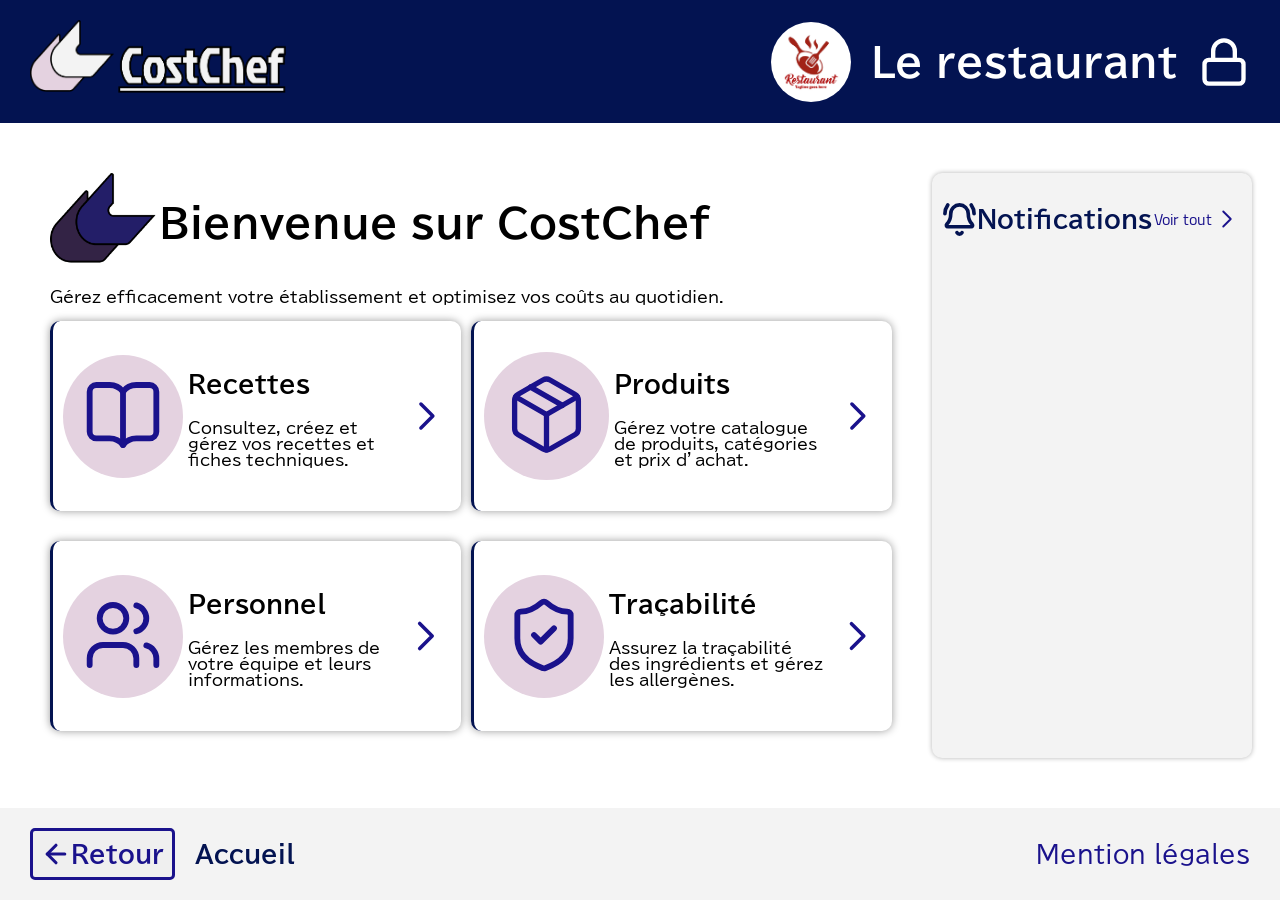
<file: index.html>
<!DOCTYPE html>
<html lang="fr">

<head>
    <meta charset="UTF-8">
    <link rel="icon" type="images/png" href="images/logo noir.png" />
    <meta name="viewport" content="width=device-width, initial-scale=1.0">
    <link rel="stylesheet" href="css/var.css">
    <link rel="stylesheet" href="css/style.css">
    <link rel="stylesheet" href="css/accueil.css">
    <link rel="stylesheet" href="css/mediaQueryPc2.css" media="only screen and (max-width:1430px)">
     <link rel="stylesheet" href="css/mediaQueryTablet.css" media="only screen and (max-width:1230px)">
    <link rel="stylesheet" href="css/mediaQueryTabletMini.css" media="only screen and (max-width:900px)">
    <link rel="stylesheet" href="css/mediaQuerymobile.css" media="only screen and (max-width:820px)">
    <link rel="stylesheet" href="css/mediaQuerymobileMini.css" media="only screen and (max-width:420px)">
    <title>CostChef</title>
</head>

<body>
    <header>
        <a class="logoCostChef" href="#"><img class="logoCostChef" src="images/logo blanc 2.png" alt="Logo CostChef"></a>
        <img class="logoResto" src="images/fast-food-restaurant-logo,-restaurant-logo-design-template-33255790cb8e1186b28609dd9afd4ee6_screen.jpg" alt="Logo restaurant">
        <h2>Le restaurant</h2>
        <svg xmlns="http://www.w3.org/2000/svg" width="52" height="52" viewBox="0 0 24 24" fill="none" stroke="#ffffff" stroke-width="2" stroke-linecap="round" stroke-linejoin="round" class="lucide lucide-lock-icon lucide-lock"><rect width="18" height="11" x="3" y="11" rx="2" ry="2"/><path d="M7 11V7a5 5 0 0 1 10 0v4"/></svg>
        <!-- <svg xmlns="http://www.w3.org/2000/svg" width="52" height="52" viewBox="0 0 24 24" fill="none" stroke="#ffffff" stroke-width="2" stroke-linecap="round" stroke-linejoin="round" class="lucide lucide-lock-open-icon lucide-lock-open"><rect width="18" height="11" x="3" y="11" rx="2" ry="2"/><path d="M7 11V7a5 5 0 0 1 9.9-1"/></svg> -->
    </header>
    <main id="pageAccueil">
        <section>
            <div id="titre">
                <img src="images/logo noir.png" alt="">
                <h2>Bienvenue sur CostChef</h2>
            </div>
            <p>Gérez efficacement votre établissement et optimisez vos coûts au quotidien.</p>
            <article>
                <a class="card" href="html/recette.html">
                    <div><svg xmlns="http://www.w3.org/2000/svg" width="80" height="80" viewBox="0 0 24 24" fill="none" stroke="#1A128C" stroke-width="1.75" stroke-linecap="round" stroke-linejoin="round" class="lucide lucide-book-open-icon lucide-book-open"><path d="M12 5v16"/><path d="M20.001 19A2 2 0 0022 17V5a2 2 0 00-1.999-2L16 3.002A5 5 0 0012 5a5 5 0 00-4-2H4a2 2 0 00-2 2v12a2 2 0 001.999 2H8a5 5 0 014 2 5 5 0 014-2z"/></svg></div>
                    <div>
                        <h3>Recettes</h3>
                        <p>Consultez, créez et gérez vos recettes et fiches techniques.</p>
                    </div>
                    <svg xmlns="http://www.w3.org/2000/svg" width="120" height="120" viewBox="0 0 24 24" fill="none" stroke="#1A128C" stroke-width="1.75" stroke-linecap="round" stroke-linejoin="round" class="lucide lucide-chevron-right-icon lucide-chevron-right"><path d="m9 18 6-6-6-6"/></svg>                
                </a>
                <a class="card" href="html/produits.html">
                    <div><svg xmlns="http://www.w3.org/2000/svg" width="85" height="85" viewBox="0 0 24 24" fill="none" stroke="#1A128C" stroke-width="1.5" stroke-linecap="round" stroke-linejoin="round" class="lucide lucide-package-icon lucide-package"><path d="M11 21.73a2 2 0 0 0 2 0l7-4A2 2 0 0 0 21 16V8a2 2 0 0 0-1-1.73l-7-4a2 2 0 0 0-2 0l-7 4A2 2 0 0 0 3 8v8a2 2 0 0 0 1 1.73z"/><path d="M12 22V12"/><polyline points="3.29 7 12 12 20.71 7"/><path d="m7.5 4.27 9 5.15"/></svg></div>                 
                    <div>
                        <h3>Produits</h3>
                        <p>Gérez votre catalogue de produits, catégories et prix d’achat.</p>
                    </div>
                    <svg xmlns="http://www.w3.org/2000/svg" width="120" height="120" viewBox="0 0 24 24" fill="none" stroke="#1A128C" stroke-width="1.75" stroke-linecap="round" stroke-linejoin="round" class="lucide lucide-chevron-right-icon lucide-chevron-right"><path d="m9 18 6-6-6-6"/></svg>                
                </a>
                <a class="card" href="#">
                    <div><svg xmlns="http://www.w3.org/2000/svg" width="80" height="80" viewBox="0 0 24 24" fill="none" stroke="#1A128C" stroke-width="1.75" stroke-linecap="round" stroke-linejoin="round" class="lucide lucide-users-icon lucide-users"><path d="M16 21v-2a4 4 0 0 0-4-4H6a4 4 0 0 0-4 4v2"/><path d="M16 3.128a4 4 0 0 1 0 7.744"/><path d="M22 21v-2a4 4 0 0 0-3-3.87"/><circle cx="9" cy="7" r="4"/></svg></div>
                    <div>
                        <h3>Personnel</h3>
                        <p>Gérez les membres de votre équipe et leurs informations.</p>
                    </div>
                    <svg xmlns="http://www.w3.org/2000/svg" width="120" height="120" viewBox="0 0 24 24" fill="none" stroke="#1A128C" stroke-width="1.75" stroke-linecap="round" stroke-linejoin="round" class="lucide lucide-chevron-right-icon lucide-chevron-right"><path d="m9 18 6-6-6-6"/></svg>                
                </a> 
                <a class="card" href="#">
                    <div><svg xmlns="http://www.w3.org/2000/svg" width="80" height="80" viewBox="0 0 24 24" fill="none" stroke="#1A128C" stroke-width="1.75" stroke-linecap="round" stroke-linejoin="round" class="lucide lucide-shield-check-icon lucide-shield-check"><path d="M20 13c0 5-3.5 7.5-7.66 8.95a1 1 0 0 1-.67-.01C7.5 20.5 4 18 4 13V6a1 1 0 0 1 1-1c2 0 4.5-1.2 6.24-2.72a1.17 1.17 0 0 1 1.52 0C14.51 3.81 17 5 19 5a1 1 0 0 1 1 1z"/><path d="m9 12 2 2 4-4"/></svg></div>
                    <div>
                        <h3>Traçabilité</h3>
                        <p>Assurez la traçabilité des ingrédients et gérez les allergènes.</p>
                    </div>
                    <svg xmlns="http://www.w3.org/2000/svg" width="120" height="120" viewBox="0 0 24 24" fill="none" stroke="#1A128C" stroke-width="1.75" stroke-linecap="round" stroke-linejoin="round" class="lucide lucide-chevron-right-icon lucide-chevron-right"><path d="m9 18 6-6-6-6"/></svg>                
                </a>           
            </article>
        </section>
        <aside>
            <div><div>
                <svg xmlns="http://www.w3.org/2000/svg" width="35" height="35" viewBox="0 0 24 24" fill="none" stroke="#031351" stroke-width="2.5" stroke-linecap="round" stroke-linejoin="round" class="lucide lucide-bell-ring-icon lucide-bell-ring"><path d="M10.268 21a2 2 0 0 0 3.464 0"/><path d="M22 8c0-2.3-.8-4.3-2-6"/><path d="M3.262 15.326A1 1 0 0 0 4 17h16a1 1 0 0 0 .74-1.673C19.41 13.956 18 12.499 18 8A6 6 0 0 0 6 8c0 4.499-1.411 5.956-2.738 7.326"/><path d="M4 2C2.8 3.7 2 5.7 2 8"/></svg>
                <h3>Notifications</h3>
            </div><div>
                <a class="aMini" href="#">Voir tout</a>
                <svg xmlns="http://www.w3.org/2000/svg" width="30" height="30" viewBox="0 0 24 24" fill="none" stroke="#1A128C" stroke-width="1.5" stroke-linecap="round" stroke-linejoin="round" class="lucide lucide-chevron-right-icon lucide-chevron-right"><path d="m9 18 6-6-6-6"/></svg>                
            </div>
            </div>
            <div>
                <svg></svg>
                <div>
                    <h3></h3>
                    <p></p>
                    <p class="txtMini"></p>
                </div>
            </div>
        </aside>
    </main>
    <footer>
        <div id="ariane"><button onclick="window.history.back()" class="secondaryButton">
                <svg xmlns="http://www.w3.org/2000/svg" width="30" height="30" viewBox="0 0 24 24" fill="none" stroke="var(--cButton)" stroke-width="2.5" stroke-linecap="round" stroke-linejoin="round" class="lucide lucide-arrow-left-icon lucide-arrow-left"><path d="m12 19-7-7 7-7"/><path d="M19 12H5"/></svg>
                <h3>Retour</h3>
            </button>
            <div><a class="buttonOff" href="#">Accueil</a></div>
        </div>
        <div id="cgu"><a href="#">Mention légales</a></div>
    </footer>
</body>
</html>
</file>
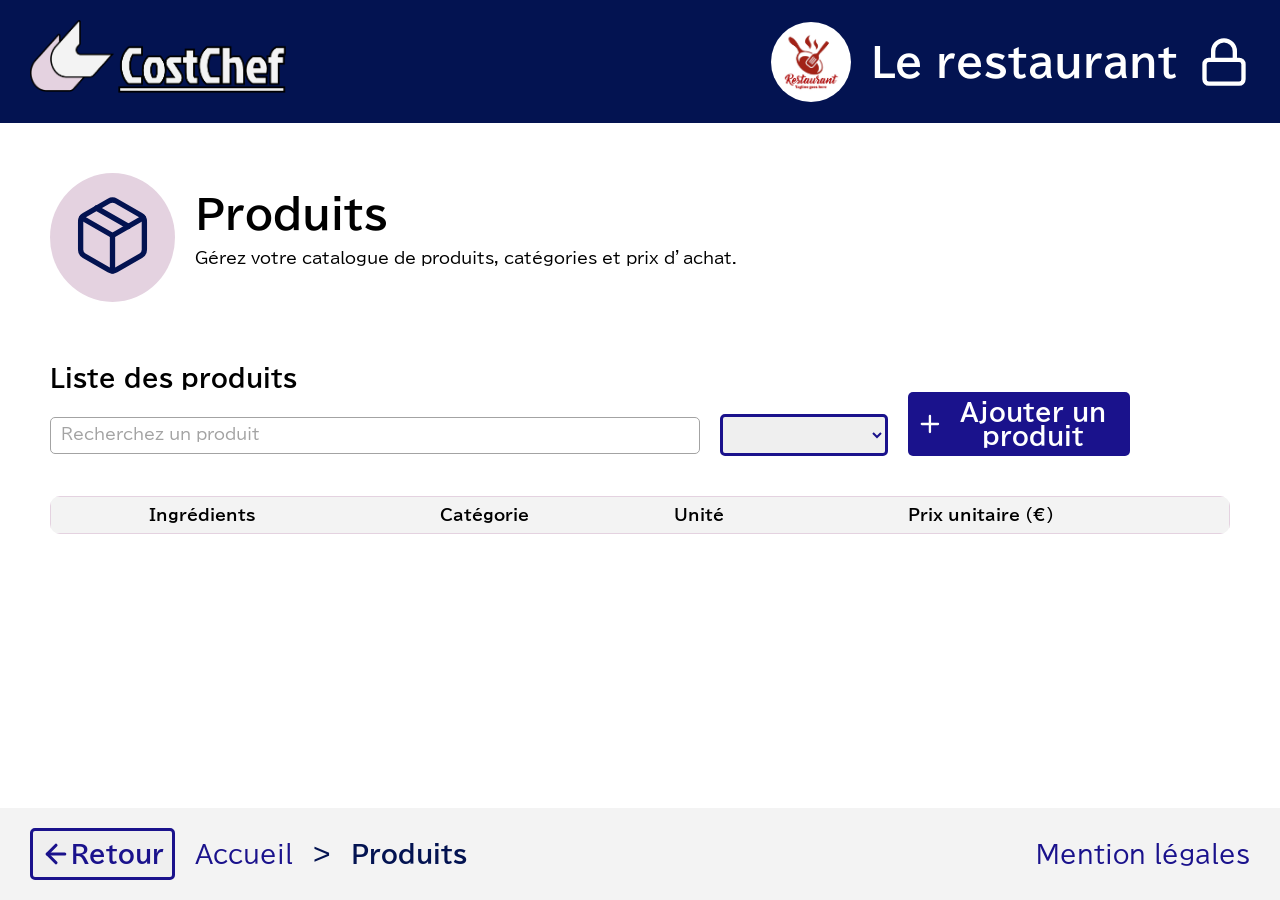
<file: html/produits.html>
<!DOCTYPE html>
<html lang="fr">

<head>
    <meta charset="UTF-8">
    <link rel="icon" type="images/png" href="images/logo noir.png" />
    <meta name="viewport" content="width=device-width, initial-scale=1.0">
    <link rel="stylesheet" href="../css/var.css">
    <link rel="stylesheet" href="../css/style.css">
    <link rel="stylesheet" href="../css/produits.css">
    <link rel="stylesheet" href="../css/mediaQueryPc2.css" media="only screen and (max-width:1430px)">
    <link rel="stylesheet" href="../css/mediaQueryTablet.css" media="only screen and (max-width:1230px)">
    <link rel="stylesheet" href="../css/mediaQueryTabletMini.css" media="only screen and (max-width:900px)">
    <link rel="stylesheet" href="../css/mediaQuerymobile.css" media="only screen and (max-width:820px)">
    <link rel="stylesheet" href="../css/mediaQuerymobileMini.css" media="only screen and (max-width:420px)">
    <title>CostChef</title>
</head>

<body>
    <header>
        <a class="logoCostChef" href="../index.html"><img class="logoCostChef" src="../images/logo blanc 2.png" alt="Logo CostChef"></a>
        <img class="logoResto" src="../images/fast-food-restaurant-logo,-restaurant-logo-design-template-33255790cb8e1186b28609dd9afd4ee6_screen.jpg" alt="Logo restaurant">
        <h2>Le restaurant</h2>
        <svg xmlns="http://www.w3.org/2000/svg" width="52" height="52" viewBox="0 0 24 24" fill="none" stroke="#ffffff" stroke-width="2" stroke-linecap="round" stroke-linejoin="round" class="lucide lucide-lock-icon lucide-lock"><rect width="18" height="11" x="3" y="11" rx="2" ry="2"/><path d="M7 11V7a5 5 0 0 1 10 0v4"/></svg>
        <!-- <svg xmlns="http://www.w3.org/2000/svg" width="52" height="52" viewBox="0 0 24 24" fill="none" stroke="#ffffff" stroke-width="2" stroke-linecap="round" stroke-linejoin="round" class="lucide lucide-lock-open-icon lucide-lock-open"><rect width="18" height="11" x="3" y="11" rx="2" ry="2"/><path d="M7 11V7a5 5 0 0 1 9.9-1"/></svg> -->
    </header>
    <main id="sectionPageProduits">
        <div id="produitsTitle">
            <div><svg xmlns="http://www.w3.org/2000/svg" width="85" height="85" viewBox="0 0 24 24" fill="none" stroke="var(--cSecond)" stroke-width="1.5" stroke-linecap="round" stroke-linejoin="round" class="lucide lucide-package-icon lucide-package"><path d="M11 21.73a2 2 0 0 0 2 0l7-4A2 2 0 0 0 21 16V8a2 2 0 0 0-1-1.73l-7-4a2 2 0 0 0-2 0l-7 4A2 2 0 0 0 3 8v8a2 2 0 0 0 1 1.73z"/><path d="M12 22V12"/><polyline points="3.29 7 12 12 20.71 7"/><path d="m7.5 4.27 9 5.15"/></svg></div>                 
            <div>
                <h2>Produits</h2>
                <p>Gérez votre catalogue de produits, catégories et prix d’achat.</p>
            </div>
        </div>

        <!-- --------------------Section supérieure avec recherche de produits + bouton Ajouter un produit------------------- -->
        <section>
            <div id="search">
                <h3>Liste des produits</h3>
                <form id="searchForm">
                    <input name="searchInputProduct" id="searchInputProduct" type="search" placeholder="Recherchez un produit">
                    <select name="filterProductTypeSearch" id="filterProductTypeSearch">
                        <option value="alphabetique">Alphabétique</option>
                        <option value="catégorie">Catégorie</option>
                        <option value="prix">Prix</option>
                        <option value="unite">Unités</option>
                    </select>
                </form>
            </div>
            <button class="primaryButton" id="boutonAjoutProduit">
                <svg xmlns="http://www.w3.org/2000/svg" width="40" height="40" viewBox="0 0 24 24" fill="none" stroke="var(--cBackground)" stroke-width="2" stroke-linecap="round" stroke-linejoin="round" class="lucide lucide-plus-icon lucide-plus"><path d="M5 12h14"/><path d="M12 5v14"/></svg>
                <h3>Ajouter un produit</h3>
            </button>
        </section>

        <!-- ----------------------------------------------------Overlay ------------------------------------------------------>

        <article>
            <form id="créationDeProduit">
                <div><div id="nomProduit"><aside><label for="nomProduitText">Nom du produit</label><a id="lienRetour" href="produits.html">Retour</a></aside><input type="text" name="nomProduit" id="nomProduitText" placeholder="Ex. Carotte, Huile d'olive..."></div></div>
                <div><div><label for="categorie">Catégorie</label><select name="categorie" id="categorie"><option value="dov">DOV</option><option value="doa">DOA</option><option value="bof">BOF</option><option value="economat">Economat</option><option value="cave">Cave</option><option value="surgele">Surgelé</option><option value="materiel">Matériel</option></select></div>
                <div><label for="unite">Unité</label><select name="unite" id="unite"><option value="kg">kg</option><option value="L">L</option><option value="piece">Pièce</option><option value="botte">Botte</option><option value="boite">Boîte</option></select></div></div>
                <div><div><label for="prixU">Prix unitaire</label><input type="number" step="any" id="prixU" name="prixU"></div>
                <button type="submit">Confirmer</button></div>
            </form>
        </article>
        <!-- ----------------------------------------------------Overlay de suppression ---------------------------------------->

        <div class="overlaySuppr">
            <form post="#" id="créationDeProduit">
                <h3>Voulez vous vraiment supprimer ce produit ?</h3>
                <div><button type="submit">Oui</button>
                <button type="submit">Non</button></div>
            </form>
        </div>

        <!-- ----------------------------------------------Tableau de produits---------------------------------------------- -->

        <div id="tableContainer"><table>
            <tr> <!-- Ligne de titres des éléments du tableau -->
                <th>Ingrédients</th>
                <th>Catégorie</th>
                <th>Unité</th>
                <th>Prix unitaire (€)</th>
                <th></th>
            </tr>

        </table></div>



    </main>
    <footer>
        <div id="ariane"><button onclick="window.history.back()" class="secondaryButton">
                <svg xmlns="http://www.w3.org/2000/svg" width="30" height="30" viewBox="0 0 24 24" fill="none" stroke="var(--cButton)" stroke-width="2.5" stroke-linecap="round" stroke-linejoin="round" class="lucide lucide-arrow-left-icon lucide-arrow-left"><path d="m12 19-7-7 7-7"/><path d="M19 12H5"/></svg>
                <h3>Retour</h3>
            </button>
            <div><a href="../index.html">Accueil</a></div> <div class="arianeSeparator">></div>
            <div><a class="buttonOff" href="#">Produits</a></div>
        </div>
        <div id="cgu"><a href="#">Mention légales</a></div>
    </footer>
    <script src="../js/products.js"></script>
</body>
</html>
</file>
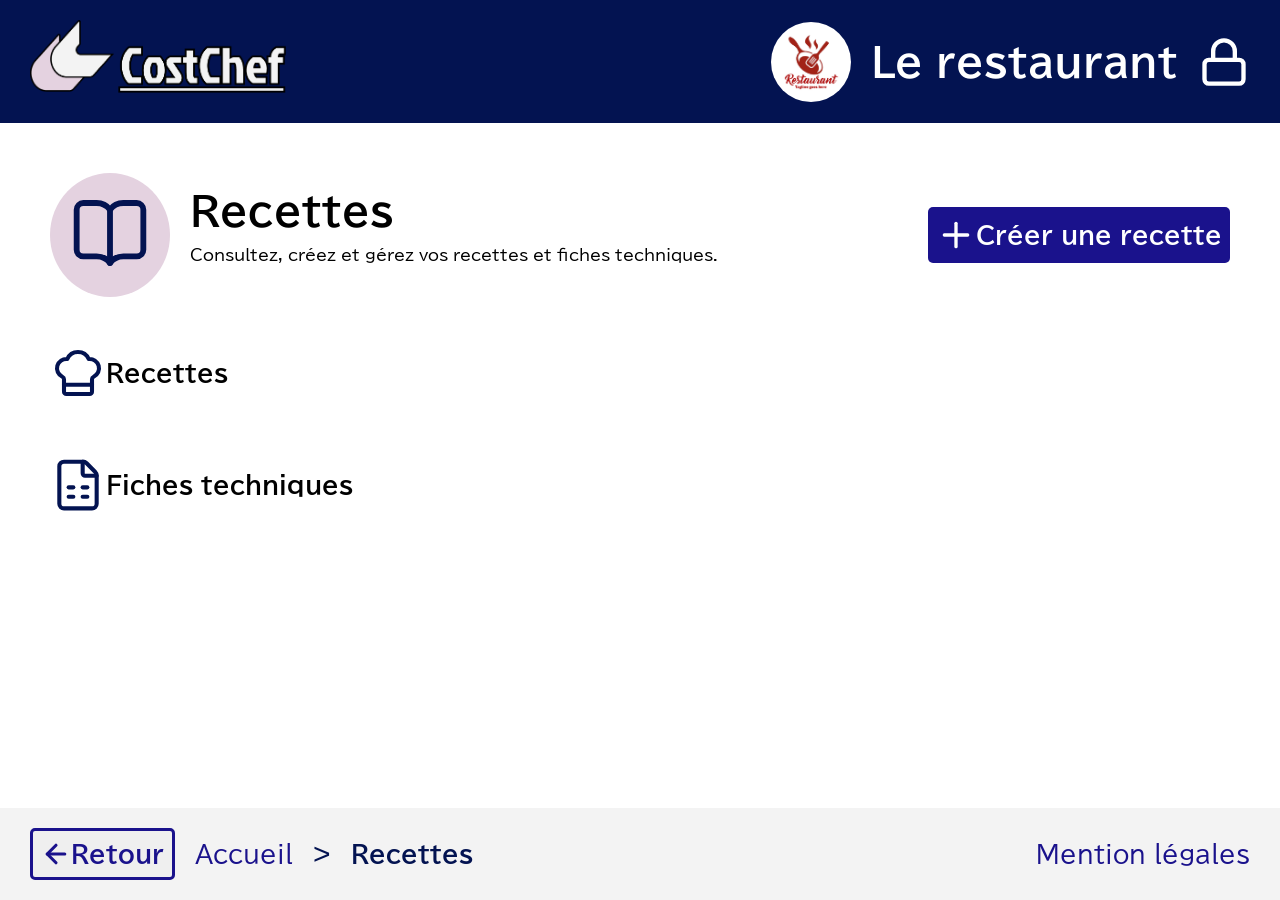
<file: html/recette.html>
<!DOCTYPE html>
<html lang="fr">

<head>
    <meta charset="UTF-8">
    <link rel="icon" type="../images/png" href="images/logo noir.png" />
    <meta name="viewport" content="width=device-width, initial-scale=1.0">
    <link rel="stylesheet" href="../css/var.css">
    <link rel="stylesheet" href="../css/style.css">
    <link rel="stylesheet" href="../css/recette.css">
    <link rel="stylesheet" href="../css/mediaQueryPc2.css" media="only screen and (max-width:1430px)">
    <link rel="stylesheet" href="../css/mediaQueryTablet.css" media="only screen and (max-width:1230px)">
    <link rel="stylesheet" href="../css/mediaQueryTabletMini.css" media="only screen and (max-width:900px)">
    <link rel="stylesheet" href="../css/mediaQuerymobile.css" media="only screen and (max-width:820px)">
    <link rel="stylesheet" href="../css/mediaQuerymobileMini.css" media="only screen and (max-width:420px)">
    <title>CostChef</title>

<body>
    <header>    
        <a class="logoCostChef" href="../index.html"><img class="logoCostChef" src="../images/logo blanc 2.png" alt="Logo CostChef"></a>
        <img class="logoResto" src="../images/fast-food-restaurant-logo,-restaurant-logo-design-template-33255790cb8e1186b28609dd9afd4ee6_screen.jpg" alt="Logo restaurant">
        <h2>Le restaurant</h2>
        <svg xmlns="http://www.w3.org/2000/svg" width="52" height="52" viewBox="0 0 24 24" fill="none" stroke="#ffffff" stroke-width="2" stroke-linecap="round" stroke-linejoin="round" class="lucide lucide-lock-icon lucide-lock"><rect width="18" height="11" x="3" y="11" rx="2" ry="2"/><path d="M7 11V7a5 5 0 0 1 10 0v4"/></svg>
        <!-- <svg xmlns="http://www.w3.org/2000/svg" width="52" height="52" viewBox="0 0 24 24" fill="none" stroke="#ffffff" stroke-width="2" stroke-linecap="round" stroke-linejoin="round" class="lucide lucide-lock-open-icon lucide-lock-open"><rect width="18" height="11" x="3" y="11" rx="2" ry="2"/><path d="M7 11V7a5 5 0 0 1 9.9-1"/></svg> -->
    </header>
    <main>
        <div id="recetteTitle">
            <div><svg xmlns="http://www.w3.org/2000/svg" width="80" height="80" viewBox="0 0 24 24" fill="none" stroke="var(--cSecond)" stroke-width="1.75" stroke-linecap="round" stroke-linejoin="round" class="lucide lucide-book-open-icon lucide-book-open"><path d="M12 5v16"/><path d="M20.001 19A2 2 0 0022 17V5a2 2 0 00-1.999-2L16 3.002A5 5 0 0012 5a5 5 0 00-4-2H4a2 2 0 00-2 2v12a2 2 0 001.999 2H8a5 5 0 014 2 5 5 0 014-2z"/></svg></div>
            <div>
                <h2>Recettes</h2>
                <p>Consultez, créez et gérez vos recettes et fiches techniques.</p>
            </div>
            <button class="primaryButton">
                <svg xmlns="http://www.w3.org/2000/svg" width="40" height="40" viewBox="0 0 24 24" fill="none" stroke="var(--cBackground)" stroke-width="2" stroke-linecap="round" stroke-linejoin="round" class="lucide lucide-plus-icon lucide-plus"><path d="M5 12h14"/><path d="M12 5v14"/></svg>
                <h3>Créer une recette</h3>
            </button>
        </div>

        <section id="recettes">
            <div class="title">
                <svg xmlns="http://www.w3.org/2000/svg" width="56" height="56" viewBox="0 0 24 24" fill="none" stroke="var(--cSecond)" stroke-width="1.75" stroke-linecap="round" stroke-linejoin="round" class="lucide lucide-chef-hat-icon lucide-chef-hat"><path d="M17 21a1 1 0 0 0 1-1v-5.35c0-.457.316-.844.727-1.041a4 4 0 0 0-2.134-7.589 5 5 0 0 0-9.186 0 4 4 0 0 0-2.134 7.588c.411.198.727.585.727 1.041V20a1 1 0 0 0 1 1Z"/><path d="M6 17h12"/></svg>
                <h3>Recettes</h3>
            </div>
        </section>
        <section id="fichesTechniques">
            <div class="title">
            <svg xmlns="http://www.w3.org/2000/svg" width="56" height="56" viewBox="0 0 24 24" fill="none" stroke="var(--cSecond)" stroke-width="1.75" stroke-linecap="round" stroke-linejoin="round" class="lucide lucide-file-spreadsheet-icon lucide-file-spreadsheet"><path d="M6 22a2 2 0 0 1-2-2V4a2 2 0 0 1 2-2h8a2.4 2.4 0 0 1 1.704.706l3.588 3.588A2.4 2.4 0 0 1 20 8v12a2 2 0 0 1-2 2z"/><path d="M14 2v5a1 1 0 0 0 1 1h5"/><path d="M8 13h2"/><path d="M14 13h2"/><path d="M8 17h2"/><path d="M14 17h2"/></svg>                <h3>Fiches techniques</h3>
            </div>
        </section>
    </main>
    <footer>
        <div id="ariane"><button onclick="window.history.back()" class="secondaryButton">
                <svg xmlns="http://www.w3.org/2000/svg" width="30" height="30" viewBox="0 0 24 24" fill="none" stroke="var(--cButton)" stroke-width="2.5" stroke-linecap="round" stroke-linejoin="round" class="lucide lucide-arrow-left-icon lucide-arrow-left"><path d="m12 19-7-7 7-7"/><path d="M19 12H5"/></svg>
                <h3>Retour</h3>
            </button>
            <div><a href="../index.html">Accueil</a></div> <div class="arianeSeparator">></div>
            <div><a class="buttonOff" href="#">Recettes</a></div>
        </div>
        <div id="cgu"><a href="#">Mention légales</a></div>
    </footer>
</body>
</html>
</file>
<file: css/var.css>
@font-face {
    font-family: JockeyOne;
    src: url(../font/JockeyOne-Regular.ttf);
    font-weight: normal;
}
@font-face {
    font-family: BIZUDPGothic;
    src: url(../font/BIZUDPGothic-Regular.ttf);
    font-weight: normal;
}
@font-face {
    font-family: BIZUDPGothic;
    src: url(../font/BIZUDPGothic-Bold.ttf);
    font-weight: bold;
}
@font-face {
    font-family: Cairo;
    src: url(../font/Cairo-Regular.ttf);
    font-weight: normal;
}

:root{
    /* Fonts */
    --fTitle: JockeyOne, 'Arial Narrow Bold', sans-serif;
    --fMain: BIZUDPGothic, Arial, sans-serif;
    --fBis: Cairo, 'Times New Roman', Times, serif;

    /* Colors */
    /* Main colors */
    --cBackground: #ffffff;
    --cFont: #000000;
    --cSecond: #031351;
    --cDetail: #E4D2E0;
    --cDetail2: #F3F3F3;
    --cButton: #1A128C;
    /* Second colors */
    --blue2: #B9BAE8;
    --red1: #FF3232;
    --red2: #FFAAAA;
    --green1: #327F1A;
    --green2: #85E693;

    /* Sizes */
    --sBigTitle: 50px;
    --sTitle: 40px;
    --sSubTitle: 24px;
    --sMain: 16px;
}
</file>
<file: css/style.css>
body{
    margin:0;
    padding:0;
    height: 100vh;
    display: flex;
    flex-direction: column;
    justify-content: space-between;
    background-color: var(--cDetail2);
}

/* Type de textes */
h2{
    font-size: 40px;
    font-weight: bold;
    margin:0;
    font-family: var(--fMain);
}
h3{
    font-size: 24px;
    font-weight: bold;
    font-family: var(--fMain);
}
p , label{
    font-size: 16px;
    font-weight: normal;
    font-family: var(--fMain);
}
a{
    text-decoration: none;
    font-size: 24px;
    color: var(--cButton);
    font-weight: normal;
    font-family: var(--fMain);
}
a:not(.buttonOff):hover{
    text-decoration: underline;
}
.buttonOff{
    color:var(--cSecond);
    font-weight: bold;
}
.aMini{
    font-size: 16px;
    font-family: var(--fBis);
    color: var(--cButton);
    text-decoration: none;
}
.aMini:hover{
    text-decoration: underline;
}

/* -----Header----- */
header{
    display: flex;
    background-color: var(--cSecond);
    align-items: center;
    justify-content: end;
    color: var(--cBackground);
    padding: 20px;
    padding-right: 30px;
    padding-left: 30px;
    gap:20px;
}
header img{
    height: 80px;
}
.logoResto{
    border-radius: 100px;
}
.logoCostChef{
    margin-right: auto;
}


/* -----Main----- */
main{
    display: flex;
    flex-direction: column;
    width: vw;
    padding:50px;
    gap:40px;
    justify-content: space-between;
    background-color: var(--cBackground);
    height:100%;
    justify-content: flex-start;
}


/* -----Footer----- */
footer{
    display: flex;
    background-color: var(--cDetail2);
    align-items: center;
    justify-content: flex-start;
    padding: 20px;
    padding-right: 30px;
    padding-left: 30px;
    gap:20px;   
    margin-top: auto;
    position:sticky;
}
.secondaryButton{
    display: flex;
    height: fit-content;
    width: fit-content;
    align-items: center;
    color: var(--cButton);
    padding: 8px;
    border: solid 3px var(--cButton);
    border-radius: 5px;
}
.secondaryButton h3{
    margin:0;
}
.secondaryButton:hover{
    background-color: var(--cDetail);
    border: solid 3px var(--cSecond);
    color: var(--cSecond);
}
footer a:nth-last-child(2){
    color: var(--cSecond);
    font-weight: bold;
}
footer a:last-child{
    margin-left: auto;
    width: fit-content;
}
#cgu{
    margin-left: auto;
}
footer div:first-child{
    display: flex;
    align-items: center;
    gap:20px;
}

.arianeSeparator{
    font-size: 30px;
    color:var(--cSecond);
    font-family: Arial, Helvetica, sans-serif;
}

input , select{
    border:solid 1px #a3a3a3;
    border-radius: 5px;
    padding:10px;
    height:fit-content;
}
input::placeholder{
        color:#a3a3a3;
        font-size: 16px;
        font-family: var(--fMain);
}

select::placeholder{
    font-size: 16px;
    font-family: var(--fMain);
}
</file>
<file: css/accueil.css>
/* Cartes */
main{
    flex-direction: row;
}
article{
    display: grid;
    grid-template-columns: repeat(2, 1fr);
    grid-gap: 30px;
}
.card{
    display: flex;
    align-items: center;
    padding:20px;
    padding-left:30px;
    padding-right:30px;
    border-left: solid 3px var(--cSecond);
    box-shadow: 0px 0px 8px rgba(0,0,0,0.4);
    border-radius: 10px;
    height: 200px;
    gap:20px;

    cursor: pointer;
}
a.card{
    color: var(--cFont);
}
article div:first-child{
    background-color: var(--cDetail);
    padding:20px;
    border-radius: 100%;
}
article div:nth-child(2){
    display:block;
}

/* Aside */
aside{
    background-color: var(--cDetail2);  
    border-radius: 10px;
    box-shadow: 0px 0px 5px rgba(0,0,0,0.3);
    width: 600px;
    padding:10px;
}
aside h3{
    color: var(--cSecond);
}
aside div{
    display: flex;
    align-items: center;
    justify-content: space-between;
}
#titre{
    display: flex;
    align-items: center;
}
#titre img{
    height: 100px;
}




.card:hover{
    text-decoration: none !important;
    border-left: solid 6px var(--cSecond);
}
</file>
<file: css/mediaQueryPc2.css>
/* Accueil */
#pageAccueil{
    .card{
        gap:5px;
        padding:10px;
        height: 170px;
    }
    article{
        display: grid;
        grid-template-columns: repeat(2, 1fr);
        column-gap: 10px;
        row-gap: 30px;
    }
    main{
        display: flex;
        width: vw;
        padding:20px;
        gap:40px;
        justify-content: space-between;
    }
}

/* Produits */
#sectionPageProduits{
    flex-direction: column;
    justify-content: flex-start;

    section{
        justify-content: flex-start;
        /* padding:50px; */

        #search{
            width: 100%;;
        }

        button{
            margin-left: 20px;
        }
    }
    article{
        display: none;
    }
    .articleOn{
        display: flex;
    }
}
</file>
<file: css/mediaQueryTablet.css>
/* Accueil */
#pageAccueil{
    .card{
        gap:5px;
        padding:10px;
        height: 170px;
    }
    article{
        display: grid;
        grid-template-columns: repeat(2, 1fr);
        column-gap: 10px;
        row-gap: 30px;
        justify-content: center;
        align-items: center;
    }
    main{
        flex-direction: column;
        padding: 50px;
    }
    aside{
        padding-left: 40px;
        padding-right: 40px;
        width: auto;
    }
}

/* Produits */
#sectionPageProduits{
    flex-direction: column;
    justify-content: flex-start;

    section{
        justify-content: flex-start;
        padding:50px;

        #search{
            width: 100%;;
        }

        button{
            margin-left: 20px;
        }
    }
    article{
        display: none;
    }
    .articleOn{
        display: flex;
    }
}
</file>
<file: css/mediaQueryTabletMini.css>
/* Accueil */
.card{
    gap:5px;
    padding:10px;
    height: 170px;
    width: auto;
}
article{
    display: flex;
    flex-direction: column;
    justify-content: center;
    align-items: center;
    padding-top:30px;
    padding-bottom: 10px;
    padding-left: 100px;
    padding-right: 100px;
}
main{
    flex-direction: column;
    padding: 50px;
}
aside{
    padding-left: 40px;
    padding-right: 40px;
    width: auto;
}

footer{
    flex-direction: column;
    align-items: baseline;
}
#cgu{
    margin:auto
}
</file>
<file: css/mediaQuerymobile.css>
header{
    display:grid;
    grid-template-columns: 1fr 4fr 1fr;
    grid-template-rows: 1fr 1fr;
    grid-gap:7px;
}
.logoCostChef{
    grid-column: 1 /span 3;
    grid-row: 1;
}
.logoResto{
    grid-column: 1;
    grid-row: 2;
}
header h2{
    grid-column: 2;
    grid-row: 2;
}
header svg{
    grid-column: 3;
    grid-row: 2;
}
h2{
    font-size: 30px;
}
h3{
    font-size: 20px;
}
p{
    font-size: 13px;
}
main{
    padding-left: 25px;
    padding-right: 25px;
}

article{
    padding-left: 0;
    padding-right: 0;
    gap:10px;
}
article div div:first-child{
    padding:15px;
    border-radius: 100%;
}
article div div svg{
    width: 60px;
    height: 60px;
}

.card{
    padding-right: 0;
    padding-bottom: 0;
    padding-top: 0;
    max-width: 500px;
}

aside{
    padding-left: 20px;
    padding-right: 20px;
}
aside div:first-child{
    justify-content: space-around;
}

#titre img{
    height: 70px;
}


.secondaryButton{
    display:none;
}

#ariane{
    width: 100%;
    display: flex;
    justify-content: center;
}
#ariane div{
    width: fit-content;
}
</file>
<file: css/mediaQuerymobileMini.css>
h2{
    font-size: 25px;
}
h3{
    font-size: 18px;
}
p{
    font-size: 12px;
}
header{
    padding:15px;
}
.logoResto{
    width: 60px;
    height: auto;
}
header h2{
    grid-column: 2;
    grid-row: 2;
}
header svg{
    width: 45px;
    height: 45px;
}

main{
    padding-top: 25px;
    padding-bottom: 25px;
}

article div:first-child{
    padding:13px;
    border-radius: 100%;
}
article div svg{
    width: 50px;
    height: 50px;
}
.card{
    height: auto;
    max-width: 90vw;
}
article{
    padding:0;
    padding-top: 10px;
}

#titre img{
    height: 65px;
}
</file>
<file: css/produits.css>
#produitsTitle{
    width: 100%;
    display: flex;
    align-items: center;
    gap: 20px;
}
.primaryButton{
    display: flex;
    height: fit-content;
    align-items: center;
    background-color: var(--cButton);
    color: var(--cBackground);
    padding: 8px;
    border-radius: 5px;
    border:none;
}
.primaryButton h3{
    margin:0;
}
#produitsTitle div:first-child{
    background-color: var(--cDetail);
    padding:20px;
    border-radius: 100%;
}
#produitsTitle div:first-child{
    background-color: var(--cDetail);
    padding:20px;
    border-radius: 100%;
}
.title{
    display: flex;
    align-items: center;
}
section{
    display: flex;
    justify-content: space-between;
    align-items: end;
    margin-right: 100px;
}
#searchForm{
    display: flex;
    align-items: center;
    gap:20px;

    input{
        width: 650px;
    }
}

#filterProductTypeSearch{
    font-size: 16px;
    font-family: var(--fMain);
    color: var(--cButton);
    border: solid 3px var(--cButton);
    border-radius: 5px;
    padding:9px;
    font-weight: bold;
}

/* -------------------Overlay 2 ----------------------*/
.overlaySuppr{
    background-color: white;
    box-shadow: 0px 0px 10px rgb(0, 0, 0.5);
    position: absolute;
    z-index: 999;
    top: 50%;
    left: 50%;
    display: none;
    transform: translate(-50%, -50%);
    border-radius: 10px;
    padding:20px;
    width: 350px;
    text-align: center;

    div{
        display: flex;
        width: 100%;
        justify-content: space-around;
    }

    button{
        font-size: 16px;
        font-family: var(--fMain);
        border: solid 3px;
        width: 100px;
        height: fit-content;
        padding:10px;
        margin:auto;
        border-radius: 5px;
        color:var(--cBackground);
        font-weight: bold;
        background-color: var(--cBackground);
    }
    button:nth-child(1){
        color: var(--red1);
        border-color: var(--red1);
    }
    button:nth-child(1):hover{
        background-color: var(--red2);
        color: rgb(63, 7, 7);
        border-color: rgb(63, 7, 7);;
    }
    button:nth-child(2){
        color: var(--cButton);
        border-color: var(--cButton);
    }
    button:nth-child(2):hover{
        background-color: var(--cDetail);
        color: var(--cSecond);
        border-color: var(--cSecond);
    }
}
.overlaySupprClicked{
    display: flex;
}
/* --------------------Overlay---------------------- */

article{
    background-color: white;
    box-shadow: 0px 0px 10px rgb(0, 0, 0.5);
    position: absolute;
    z-index: 999;
    top: 50%;
    left: 50%;
    display: none;
    transform: translate(-50%, -50%);
    border-radius: 10px;
    padding:20px;

    form{
        display: flex;
        flex-direction: column;
        width: 500px;
        gap:15px;

        aside{
            display: flex;
            justify-content: space-between;

            #lienRetour{
                font-family: var(--fBis);
                font-size: 16px;
            }
        }
        div{
            display: flex;
            width: 100%;
            justify-content: space-between;
            div{
                display: flex;
                flex-direction: column;
                gap:10px;
            }
            div:not(#nomProduit){
                width: 45%;
            }
            #nomProduit{
                input{
                    width: 477px;
                }
            }
        }
        button{
            margin-top: auto;
            font-size: 24px;
            background-color: var(--cButton);
            border-radius: 5px;
            color: var(--cBackground);
            height: 38px;
            width: 45%;
        }
    }
}
.articleOn{
    display: flex;
}

/* --------------------Tableau---------------------- */

#tableContainer{
    border-radius: 10px;
    width: 100%;
    overflow: hidden;
    font-family: var(--fMain);
    font-size: 16px;
}
table{
    width: 100%;
    border-collapse: collapse;
    border:solid 1px var(--cDetail);
    th{
        background-color: var(--cDetail2);
        padding:10px;
        height: fit-content;
    }
    td{
        border:solid 1px var(--cDetail);
        padding:10px;
        height: fit-content;
        text-align: center;
    }
    td:first-child{
        text-align: left;
    }
    td:last-child{
        width: 10%;
    }
    td svg:nth-child(1):hover{
        background-color: var(--cDetail);
        border-radius: 5px;
    }
    td svg:nth-child(2):hover{
        background-color: var(--red2);
        border-radius: 5px;
    }
}
</file>
<file: css/recette.css>
#recetteTitle{
    width: 100%;
    display: flex;
    align-items: center;
    gap: 20px;
}
#recetteTitle button{
    margin-left: auto;
}
.primaryButton{
    display: flex;
    height: fit-content;
    align-items: center;
    background-color: var(--cButton);
    color: var(--cBackground);
    padding: 8px;
    border-radius: 5px;
    border:none;
}
.primaryButton h3{
    margin:0;
}
#recetteTitle div:first-child{
    background-color: var(--cDetail);
    padding:20px;
    border-radius: 100%;
}
#recetteTitle div:first-child{
    background-color: var(--cDetail);
    padding:20px;
    border-radius: 100%;
}
.title{
    display: flex;
    align-items: center;
}
</file>
